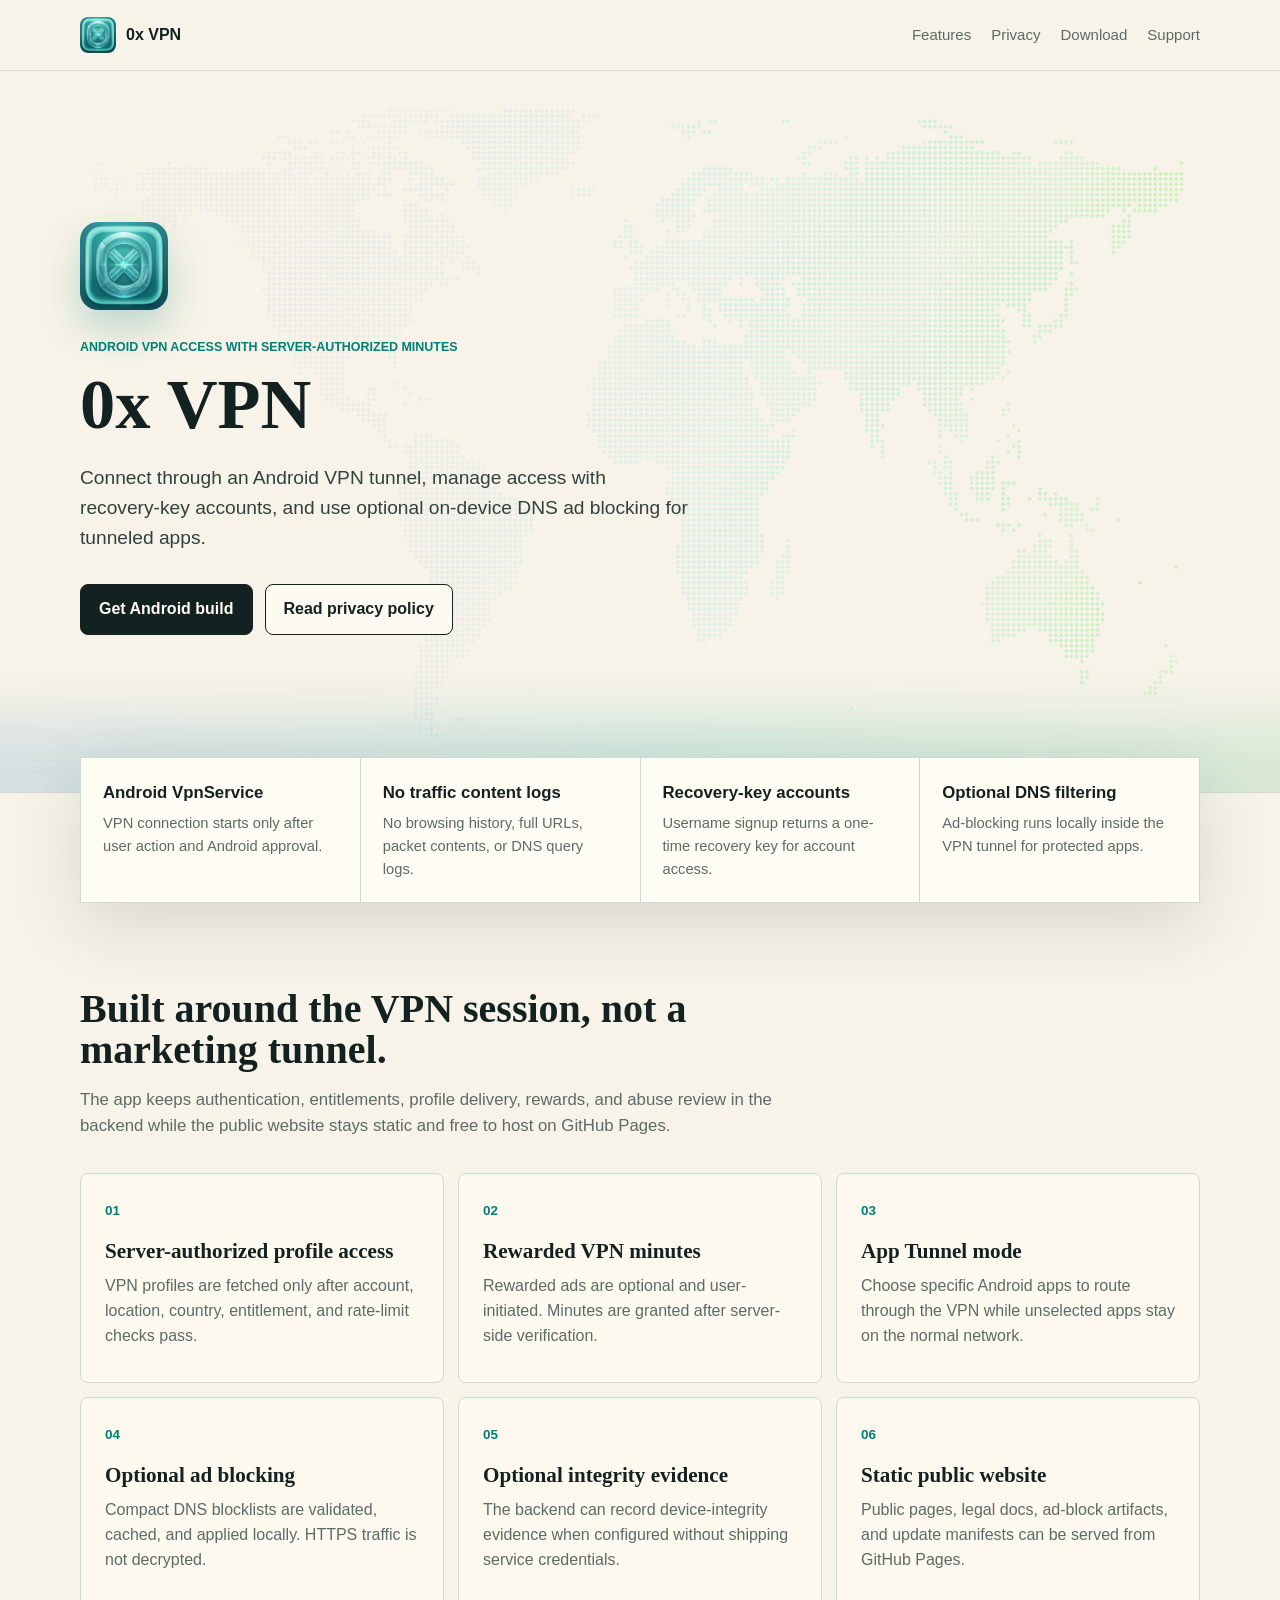
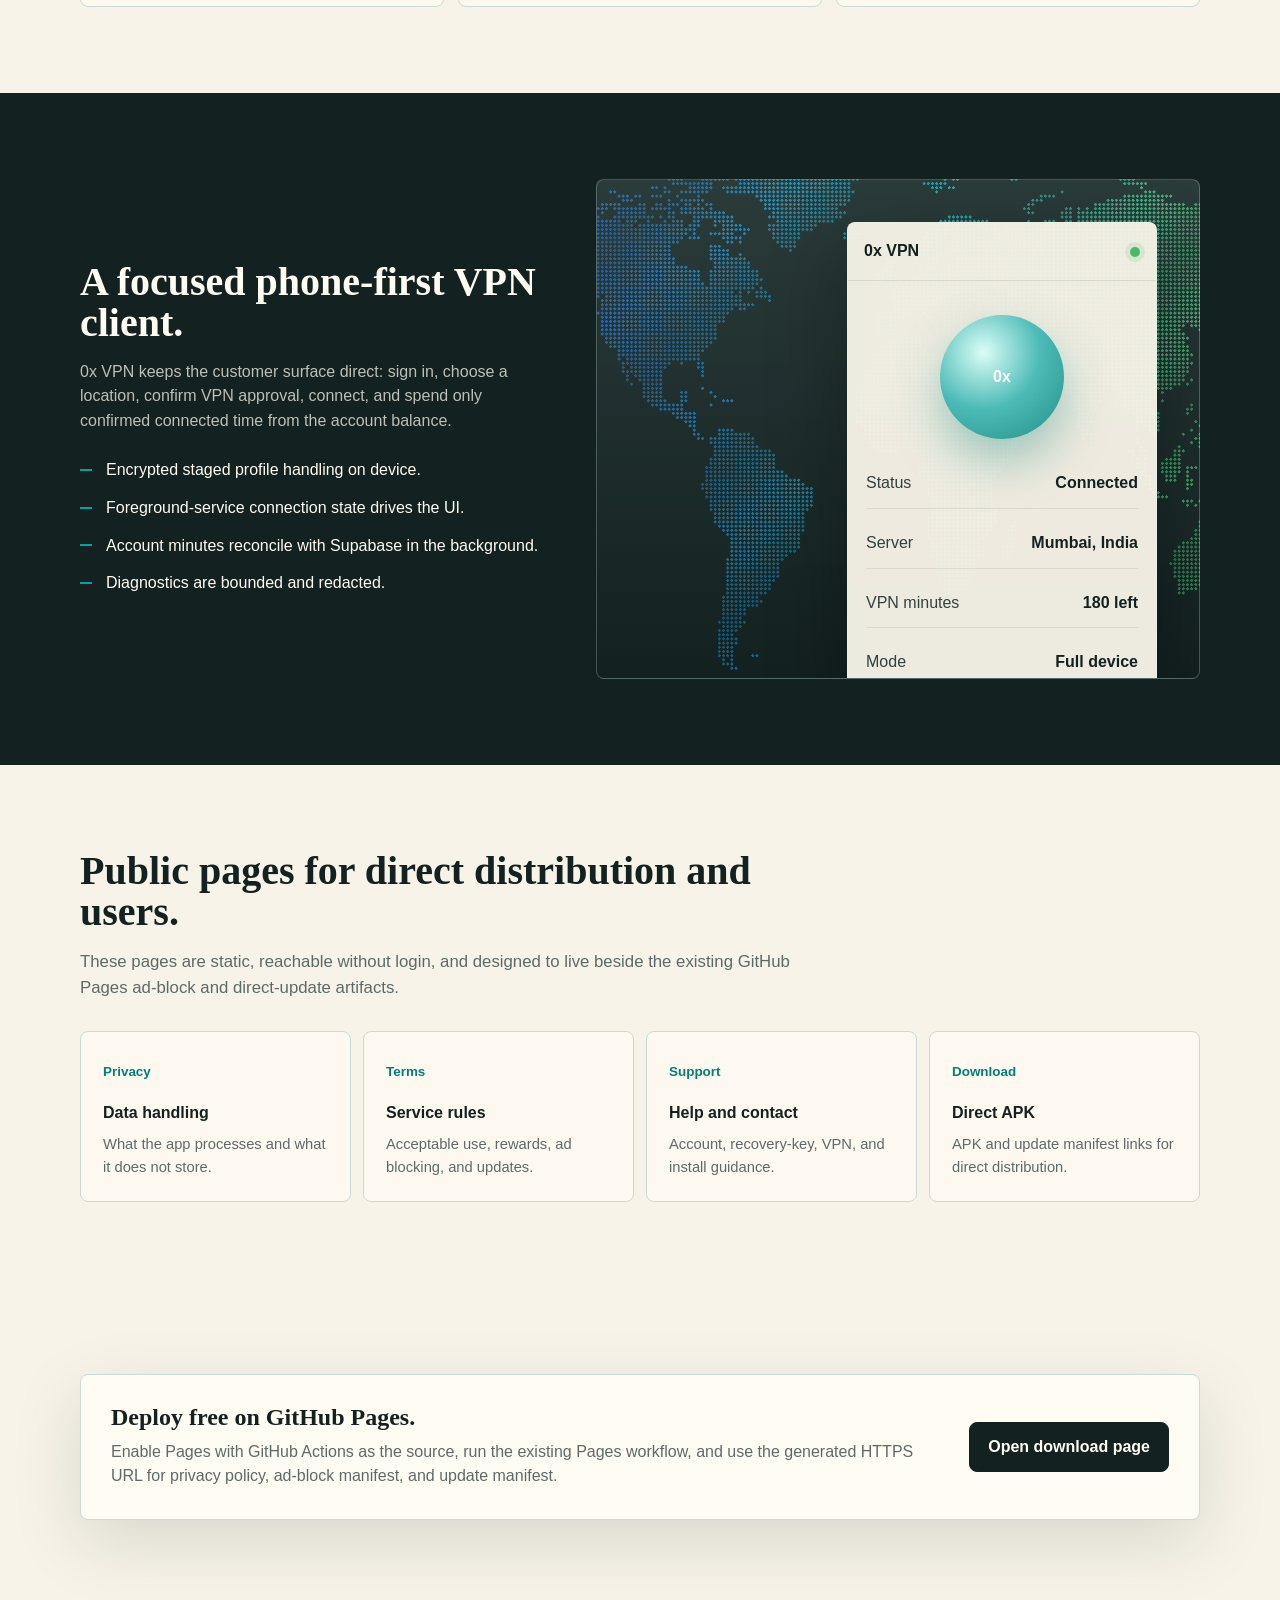
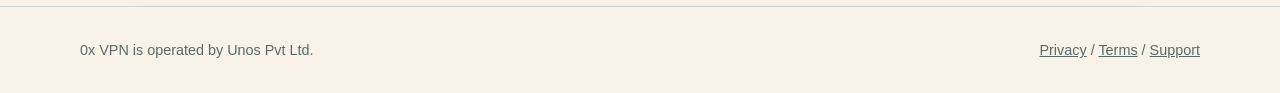
<file: public/index.html>
<!doctype html>
<html lang="en">
  <head>
    <meta charset="utf-8">
    <meta name="viewport" content="width=device-width, initial-scale=1">
    <title>0x VPN</title>
    <meta name="description" content="0x VPN is an Android VPN app with recovery-key accounts, rewarded VPN minutes, optional DNS ad blocking, and privacy-conscious service design.">
    <link rel="icon" href="assets/0x-vpn-icon.png">
    <link rel="stylesheet" href="assets/site.css">
  </head>
  <body>
    <div class="site-shell">
      <header class="site-header">
        <nav class="nav" aria-label="Main navigation">
          <a class="brand" href="index.html">
            <img src="assets/0x-vpn-icon.png" alt="" width="36" height="36">
            <span>0x VPN</span>
          </a>
          <div class="nav-links">
            <a href="#features">Features</a>
            <a href="#privacy">Privacy</a>
            <a href="download.html">Download</a>
            <a href="support.html">Support</a>
          </div>
        </nav>
      </header>

      <main>
        <section class="hero">
          <div class="hero-inner">
            <img class="product-mark" src="assets/0x-vpn-icon.png" alt="0x VPN app icon" width="88" height="88">
            <p class="eyebrow">Android VPN access with server-authorized minutes</p>
            <h1>0x VPN</h1>
            <p class="hero-copy">
              Connect through an Android VPN tunnel, manage access with recovery-key accounts,
              and use optional on-device DNS ad blocking for tunneled apps.
            </p>
            <div class="hero-actions" aria-label="Primary actions">
              <a class="button primary" href="download.html">Get Android build</a>
              <a class="button secondary" href="privacy.html">Read privacy policy</a>
            </div>
          </div>
        </section>

        <div class="hero-proof" aria-label="Service highlights">
          <div class="proof-item">
            <strong>Android VpnService</strong>
            <span>VPN connection starts only after user action and Android approval.</span>
          </div>
          <div class="proof-item">
            <strong>No traffic content logs</strong>
            <span>No browsing history, full URLs, packet contents, or DNS query logs.</span>
          </div>
          <div class="proof-item">
            <strong>Recovery-key accounts</strong>
            <span>Username signup returns a one-time recovery key for account access.</span>
          </div>
          <div class="proof-item">
            <strong>Optional DNS filtering</strong>
            <span>Ad-blocking runs locally inside the VPN tunnel for protected apps.</span>
          </div>
        </div>

        <section class="section" id="features">
          <div class="section-heading">
            <h2>Built around the VPN session, not a marketing tunnel.</h2>
            <p>
              The app keeps authentication, entitlements, profile delivery, rewards, and abuse review in
              the backend while the public website stays static and free to host on GitHub Pages.
            </p>
          </div>
          <div class="feature-grid">
            <article class="feature">
              <span class="number">01</span>
              <h3>Server-authorized profile access</h3>
              <p>VPN profiles are fetched only after account, location, country, entitlement, and rate-limit checks pass.</p>
            </article>
            <article class="feature">
              <span class="number">02</span>
              <h3>Rewarded VPN minutes</h3>
              <p>Rewarded ads are optional and user-initiated. Minutes are granted after server-side verification.</p>
            </article>
            <article class="feature">
              <span class="number">03</span>
              <h3>App Tunnel mode</h3>
              <p>Choose specific Android apps to route through the VPN while unselected apps stay on the normal network.</p>
            </article>
            <article class="feature">
              <span class="number">04</span>
              <h3>Optional ad blocking</h3>
              <p>Compact DNS blocklists are validated, cached, and applied locally. HTTPS traffic is not decrypted.</p>
            </article>
            <article class="feature">
              <span class="number">05</span>
              <h3>Optional integrity evidence</h3>
              <p>The backend can record device-integrity evidence when configured without shipping service credentials.</p>
            </article>
            <article class="feature">
              <span class="number">06</span>
              <h3>Static public website</h3>
              <p>Public pages, legal docs, ad-block artifacts, and update manifests can be served from GitHub Pages.</p>
            </article>
          </div>
        </section>

        <section class="wide-band" aria-label="App preview">
          <div class="section">
            <div class="dark-copy">
              <h2>A focused phone-first VPN client.</h2>
              <p>
                0x VPN keeps the customer surface direct: sign in, choose a location, confirm VPN approval,
                connect, and spend only confirmed connected time from the account balance.
              </p>
              <ul class="check-list">
                <li>Encrypted staged profile handling on device.</li>
                <li>Foreground-service connection state drives the UI.</li>
                <li>Account minutes reconcile with Supabase in the background.</li>
                <li>Diagnostics are bounded and redacted.</li>
              </ul>
            </div>
            <div class="app-visual" aria-label="0x VPN phone interface illustration">
              <div class="phone">
                <div class="phone-top">
                  <strong>0x VPN</strong>
                  <span class="status-dot" aria-label="Connected status"></span>
                </div>
                <div class="orb">0x</div>
                <div class="phone-row"><span>Status</span><strong>Connected</strong></div>
                <div class="phone-row"><span>Server</span><strong>Mumbai, India</strong></div>
                <div class="phone-row"><span>VPN minutes</span><strong>180 left</strong></div>
                <div class="phone-row"><span>Mode</span><strong>Full device</strong></div>
              </div>
            </div>
          </div>
        </section>

        <section class="section" id="privacy">
          <div class="section-heading">
            <h2>Public pages for direct distribution and users.</h2>
            <p>
              These pages are static, reachable without login, and designed to live beside the existing
              GitHub Pages ad-block and direct-update artifacts.
            </p>
          </div>
          <div class="policy-grid">
            <a class="policy-link" href="privacy.html">
              <span class="number">Privacy</span>
              <strong>Data handling</strong>
              <span>What the app processes and what it does not store.</span>
            </a>
            <a class="policy-link" href="terms.html">
              <span class="number">Terms</span>
              <strong>Service rules</strong>
              <span>Acceptable use, rewards, ad blocking, and updates.</span>
            </a>
            <a class="policy-link" href="support.html">
              <span class="number">Support</span>
              <strong>Help and contact</strong>
              <span>Account, recovery-key, VPN, and install guidance.</span>
            </a>
            <a class="policy-link" href="download.html">
              <span class="number">Download</span>
              <strong>Direct APK</strong>
              <span>APK and update manifest links for direct distribution.</span>
            </a>
          </div>
        </section>

        <section class="section">
          <div class="download-panel">
            <div>
              <h2>Deploy free on GitHub Pages.</h2>
              <p>
                Enable Pages with GitHub Actions as the source, run the existing Pages workflow,
                and use the generated HTTPS URL for privacy policy, ad-block manifest, and update manifest.
              </p>
            </div>
            <a class="button primary" href="download.html">Open download page</a>
          </div>
        </section>
      </main>

      <footer class="site-footer">
        <div class="footer-inner">
          <span>0x VPN is operated by Unos Pvt Ltd.</span>
          <span><a href="privacy.html">Privacy</a> / <a href="terms.html">Terms</a> / <a href="support.html">Support</a></span>
        </div>
      </footer>
    </div>
  </body>
</html>
</file>
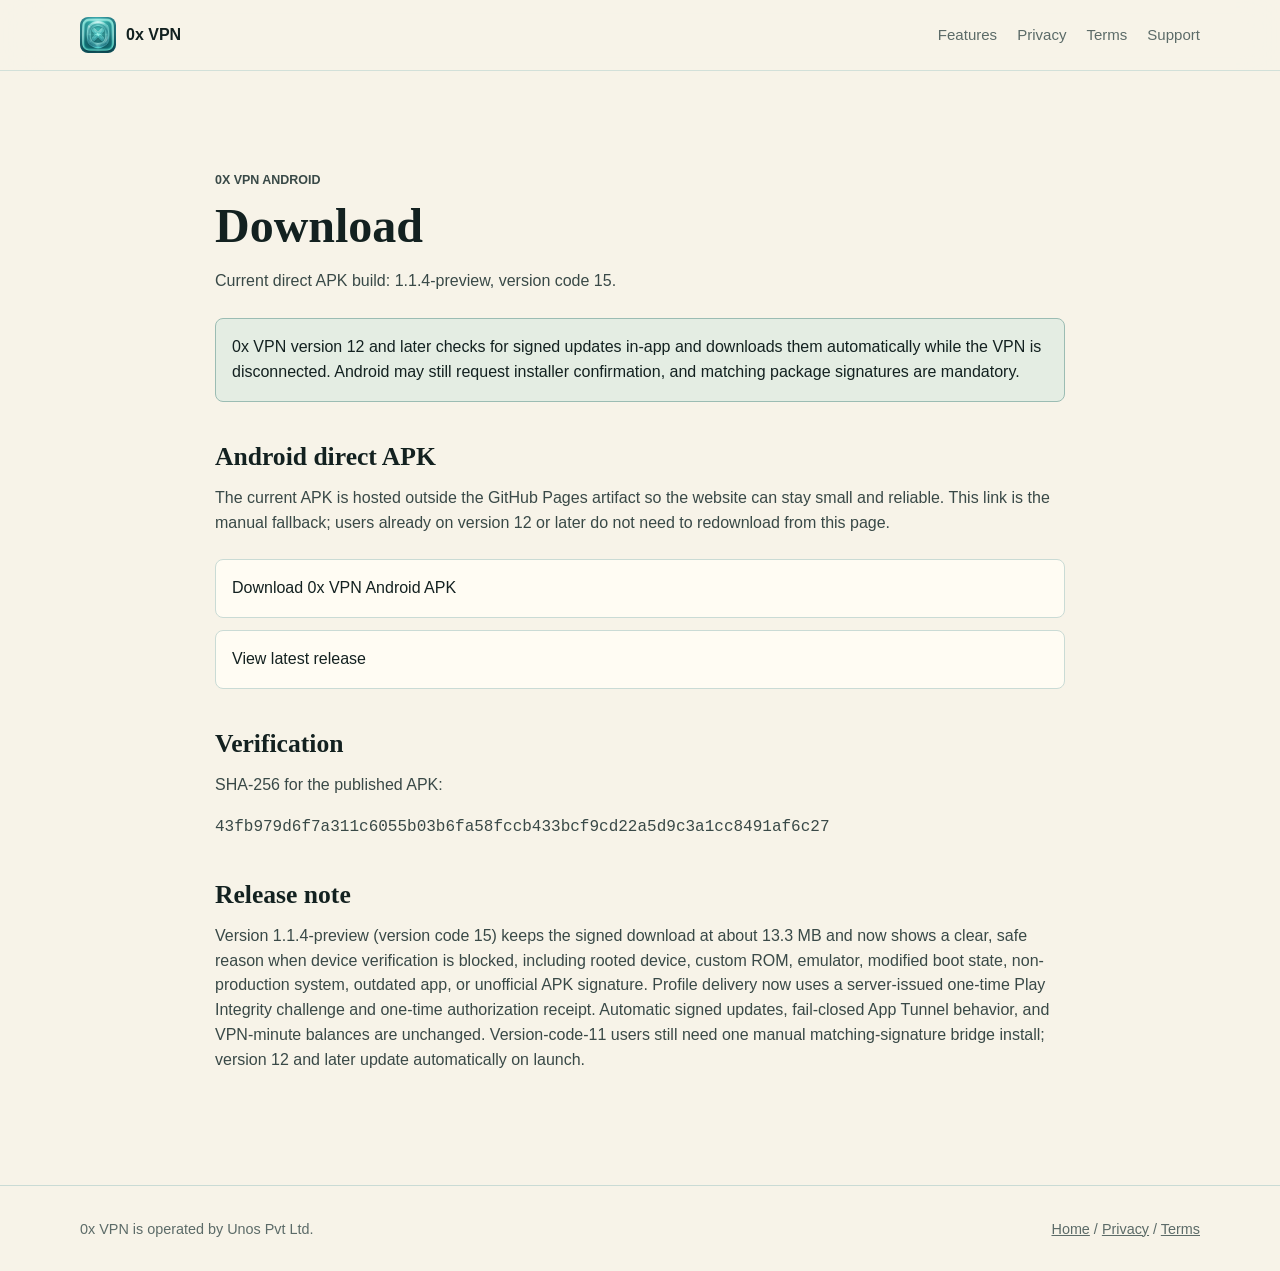
<file: public/download.html>
<!doctype html>
<html lang="en">
  <head>
    <meta charset="utf-8">
    <meta name="viewport" content="width=device-width, initial-scale=1">
    <title>Download | 0x VPN</title>
    <meta name="description" content="Download and update information for 0x VPN.">
    <link rel="icon" href="assets/0x-vpn-icon.png">
    <link rel="stylesheet" href="assets/site.css">
  </head>
  <body>
    <header class="site-header">
      <nav class="nav" aria-label="Main navigation">
        <a class="brand" href="index.html">
          <img src="assets/0x-vpn-icon.png" alt="" width="36" height="36">
          <span>0x VPN</span>
        </a>
        <div class="nav-links">
          <a href="index.html#features">Features</a>
          <a href="privacy.html">Privacy</a>
          <a href="terms.html">Terms</a>
          <a href="support.html">Support</a>
        </div>
      </nav>
    </header>

    <main class="legal-page">
      <p class="eyebrow">0x VPN Android</p>
      <h1>Download</h1>
      <p class="legal-meta">Current direct APK build: 1.1.4-preview, version code 15.</p>

      <div class="notice">
        0x VPN version 12 and later checks for signed updates in-app and downloads them automatically while the VPN is
        disconnected. Android may still request installer confirmation, and matching package signatures are mandatory.
      </div>

      <h2>Android direct APK</h2>
      <p>
        The current APK is hosted outside the GitHub Pages artifact so the website can stay small and reliable.
        This link is the manual fallback; users already on version 12 or later do not need to redownload from this page.
      </p>
      <div class="simple-list">
        <a href="https://github.com/0x-vpn/adblocker/releases/latest/download/0x-VPN-v1.1.apk">Download 0x VPN Android APK</a>
        <a href="https://github.com/0x-vpn/adblocker/releases/latest">View latest release</a>
      </div>

      <h2>Verification</h2>
      <p>
        SHA-256 for the published APK:
      </p>
      <p><code>43fb979d6f7a311c6055b03b6fa58fccb433bcf9cd22a5d9c3a1cc8491af6c27</code></p>

      <h2>Release note</h2>
      <p>
        Version 1.1.4-preview (version code 15) keeps the signed download at about 13.3 MB and now shows a clear,
        safe reason when device verification is blocked, including rooted device, custom ROM, emulator, modified boot
        state, non-production system, outdated app, or unofficial APK signature. Profile delivery now uses a
        server-issued one-time Play Integrity challenge and one-time authorization receipt. Automatic signed updates,
        fail-closed App Tunnel behavior, and VPN-minute balances are unchanged. Version-code-11 users still need one
        manual matching-signature bridge install; version 12 and later update automatically on launch.
      </p>
    </main>

    <footer class="site-footer">
      <div class="footer-inner">
        <span>0x VPN is operated by Unos Pvt Ltd.</span>
        <span><a href="index.html">Home</a> / <a href="privacy.html">Privacy</a> / <a href="terms.html">Terms</a></span>
      </div>
    </footer>
  </body>
</html>
</file>
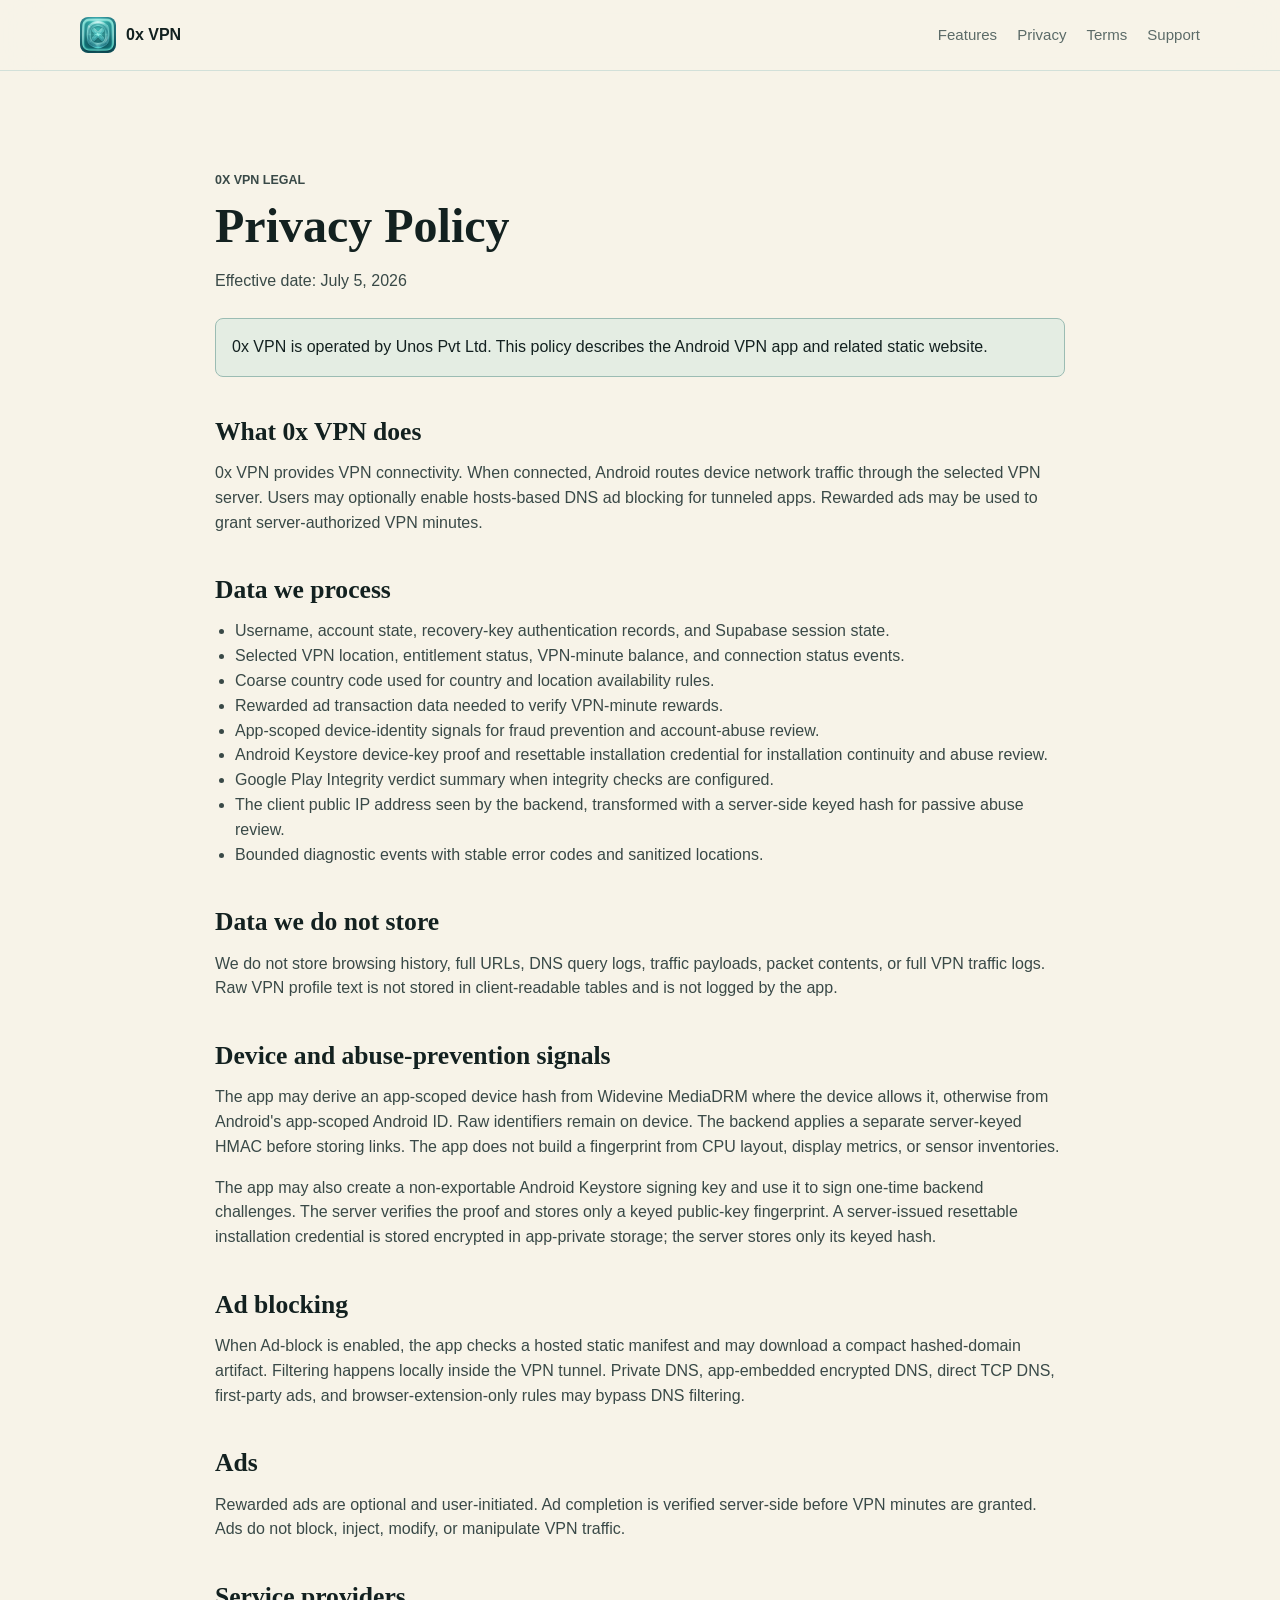
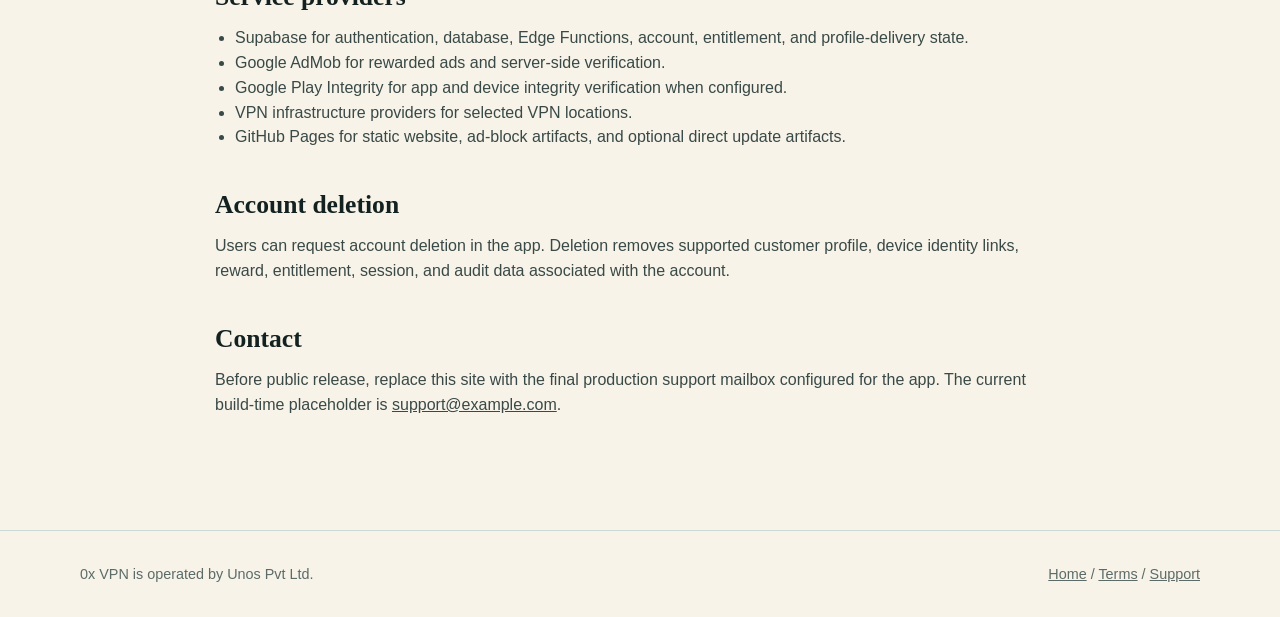
<file: public/privacy.html>
<!doctype html>
<html lang="en">
  <head>
    <meta charset="utf-8">
    <meta name="viewport" content="width=device-width, initial-scale=1">
    <title>Privacy Policy | 0x VPN</title>
    <meta name="description" content="Privacy policy for 0x VPN.">
    <link rel="icon" href="assets/0x-vpn-icon.png">
    <link rel="stylesheet" href="assets/site.css">
  </head>
  <body>
    <header class="site-header">
      <nav class="nav" aria-label="Main navigation">
        <a class="brand" href="index.html">
          <img src="assets/0x-vpn-icon.png" alt="" width="36" height="36">
          <span>0x VPN</span>
        </a>
        <div class="nav-links">
          <a href="index.html#features">Features</a>
          <a href="privacy.html">Privacy</a>
          <a href="terms.html">Terms</a>
          <a href="support.html">Support</a>
        </div>
      </nav>
    </header>

    <main class="legal-page">
      <p class="eyebrow">0x VPN legal</p>
      <h1>Privacy Policy</h1>
      <p class="legal-meta">Effective date: July 5, 2026</p>

      <div class="notice">
        0x VPN is operated by Unos Pvt Ltd. This policy describes the Android VPN app and related static website.
      </div>

      <h2>What 0x VPN does</h2>
      <p>
        0x VPN provides VPN connectivity. When connected, Android routes device network traffic through the selected
        VPN server. Users may optionally enable hosts-based DNS ad blocking for tunneled apps. Rewarded ads may be
        used to grant server-authorized VPN minutes.
      </p>

      <h2>Data we process</h2>
      <ul>
        <li>Username, account state, recovery-key authentication records, and Supabase session state.</li>
        <li>Selected VPN location, entitlement status, VPN-minute balance, and connection status events.</li>
        <li>Coarse country code used for country and location availability rules.</li>
        <li>Rewarded ad transaction data needed to verify VPN-minute rewards.</li>
        <li>App-scoped device-identity signals for fraud prevention and account-abuse review.</li>
        <li>Android Keystore device-key proof and resettable installation credential for installation continuity and abuse review.</li>
        <li>Google Play Integrity verdict summary when integrity checks are configured.</li>
        <li>The client public IP address seen by the backend, transformed with a server-side keyed hash for passive abuse review.</li>
        <li>Bounded diagnostic events with stable error codes and sanitized locations.</li>
      </ul>

      <h2>Data we do not store</h2>
      <p>
        We do not store browsing history, full URLs, DNS query logs, traffic payloads, packet contents, or full VPN
        traffic logs. Raw VPN profile text is not stored in client-readable tables and is not logged by the app.
      </p>

      <h2>Device and abuse-prevention signals</h2>
      <p>
        The app may derive an app-scoped device hash from Widevine MediaDRM where the device allows it, otherwise from
        Android's app-scoped Android ID. Raw identifiers remain on device. The backend applies a separate server-keyed
        HMAC before storing links. The app does not build a fingerprint from CPU layout, display metrics, or sensor
        inventories.
      </p>
      <p>
        The app may also create a non-exportable Android Keystore signing key and use it to sign one-time backend
        challenges. The server verifies the proof and stores only a keyed public-key fingerprint. A server-issued
        resettable installation credential is stored encrypted in app-private storage; the server stores only its keyed
        hash.
      </p>

      <h2>Ad blocking</h2>
      <p>
        When Ad-block is enabled, the app checks a hosted static manifest and may download a compact hashed-domain
        artifact. Filtering happens locally inside the VPN tunnel. Private DNS, app-embedded encrypted DNS, direct TCP
        DNS, first-party ads, and browser-extension-only rules may bypass DNS filtering.
      </p>

      <h2>Ads</h2>
      <p>
        Rewarded ads are optional and user-initiated. Ad completion is verified server-side before VPN minutes are
        granted. Ads do not block, inject, modify, or manipulate VPN traffic.
      </p>

      <h2>Service providers</h2>
      <ul>
        <li>Supabase for authentication, database, Edge Functions, account, entitlement, and profile-delivery state.</li>
        <li>Google AdMob for rewarded ads and server-side verification.</li>
        <li>Google Play Integrity for app and device integrity verification when configured.</li>
        <li>VPN infrastructure providers for selected VPN locations.</li>
        <li>GitHub Pages for static website, ad-block artifacts, and optional direct update artifacts.</li>
      </ul>

      <h2>Account deletion</h2>
      <p>
        Users can request account deletion in the app. Deletion removes supported customer profile, device identity
        links, reward, entitlement, session, and audit data associated with the account.
      </p>

      <h2>Contact</h2>
      <p>
        Before public release, replace this site with the final production support mailbox configured for the app.
        The current build-time placeholder is <a href="mailto:support@example.com">support@example.com</a>.
      </p>
    </main>

    <footer class="site-footer">
      <div class="footer-inner">
        <span>0x VPN is operated by Unos Pvt Ltd.</span>
        <span><a href="index.html">Home</a> / <a href="terms.html">Terms</a> / <a href="support.html">Support</a></span>
      </div>
    </footer>
  </body>
</html>
</file>
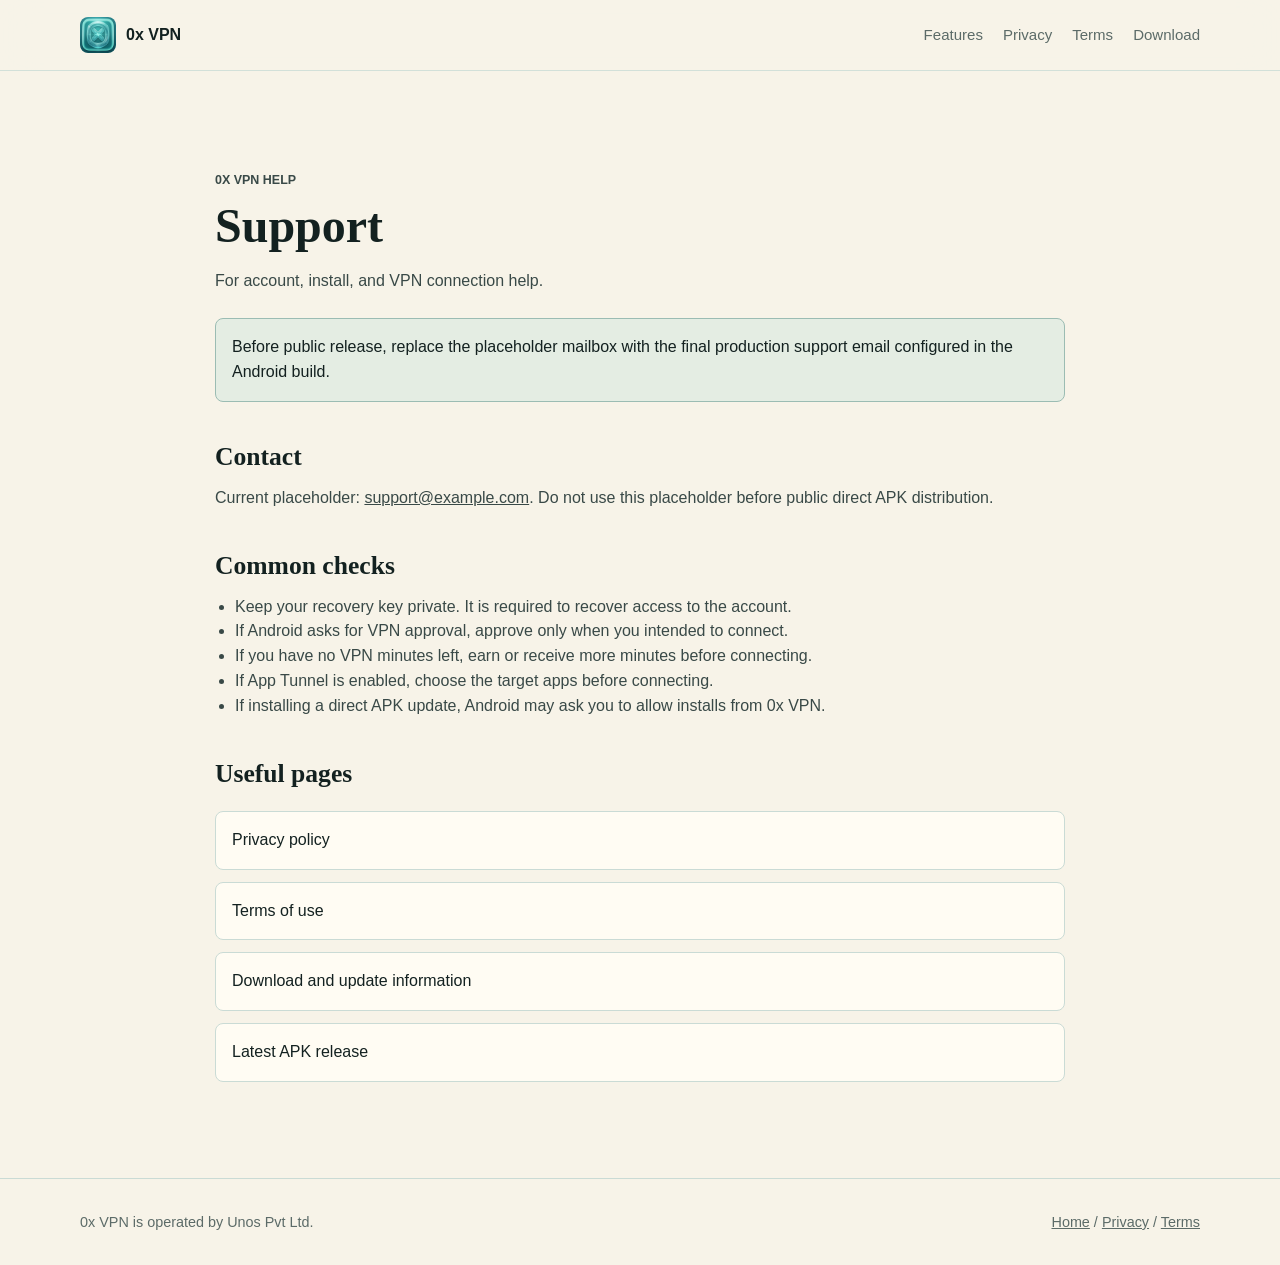
<file: public/support.html>
<!doctype html>
<html lang="en">
  <head>
    <meta charset="utf-8">
    <meta name="viewport" content="width=device-width, initial-scale=1">
    <title>Support | 0x VPN</title>
    <meta name="description" content="Support information for 0x VPN.">
    <link rel="icon" href="assets/0x-vpn-icon.png">
    <link rel="stylesheet" href="assets/site.css">
  </head>
  <body>
    <header class="site-header">
      <nav class="nav" aria-label="Main navigation">
        <a class="brand" href="index.html">
          <img src="assets/0x-vpn-icon.png" alt="" width="36" height="36">
          <span>0x VPN</span>
        </a>
        <div class="nav-links">
          <a href="index.html#features">Features</a>
          <a href="privacy.html">Privacy</a>
          <a href="terms.html">Terms</a>
          <a href="download.html">Download</a>
        </div>
      </nav>
    </header>

    <main class="legal-page">
      <p class="eyebrow">0x VPN help</p>
      <h1>Support</h1>
      <p class="legal-meta">For account, install, and VPN connection help.</p>

      <div class="notice">
        Before public release, replace the placeholder mailbox with the final production support email configured in
        the Android build.
      </div>

      <h2>Contact</h2>
      <p>
        Current placeholder: <a href="mailto:support@example.com">support@example.com</a>. Do not use this placeholder
        before public direct APK distribution.
      </p>

      <h2>Common checks</h2>
      <ul>
        <li>Keep your recovery key private. It is required to recover access to the account.</li>
        <li>If Android asks for VPN approval, approve only when you intended to connect.</li>
        <li>If you have no VPN minutes left, earn or receive more minutes before connecting.</li>
        <li>If App Tunnel is enabled, choose the target apps before connecting.</li>
        <li>If installing a direct APK update, Android may ask you to allow installs from 0x VPN.</li>
      </ul>

      <h2>Useful pages</h2>
      <div class="simple-list">
        <a href="privacy.html">Privacy policy</a>
        <a href="terms.html">Terms of use</a>
        <a href="download.html">Download and update information</a>
        <a href="https://github.com/0x-vpn/adblocker/releases/latest">Latest APK release</a>
      </div>
    </main>

    <footer class="site-footer">
      <div class="footer-inner">
        <span>0x VPN is operated by Unos Pvt Ltd.</span>
        <span><a href="index.html">Home</a> / <a href="privacy.html">Privacy</a> / <a href="terms.html">Terms</a></span>
      </div>
    </footer>
  </body>
</html>
</file>
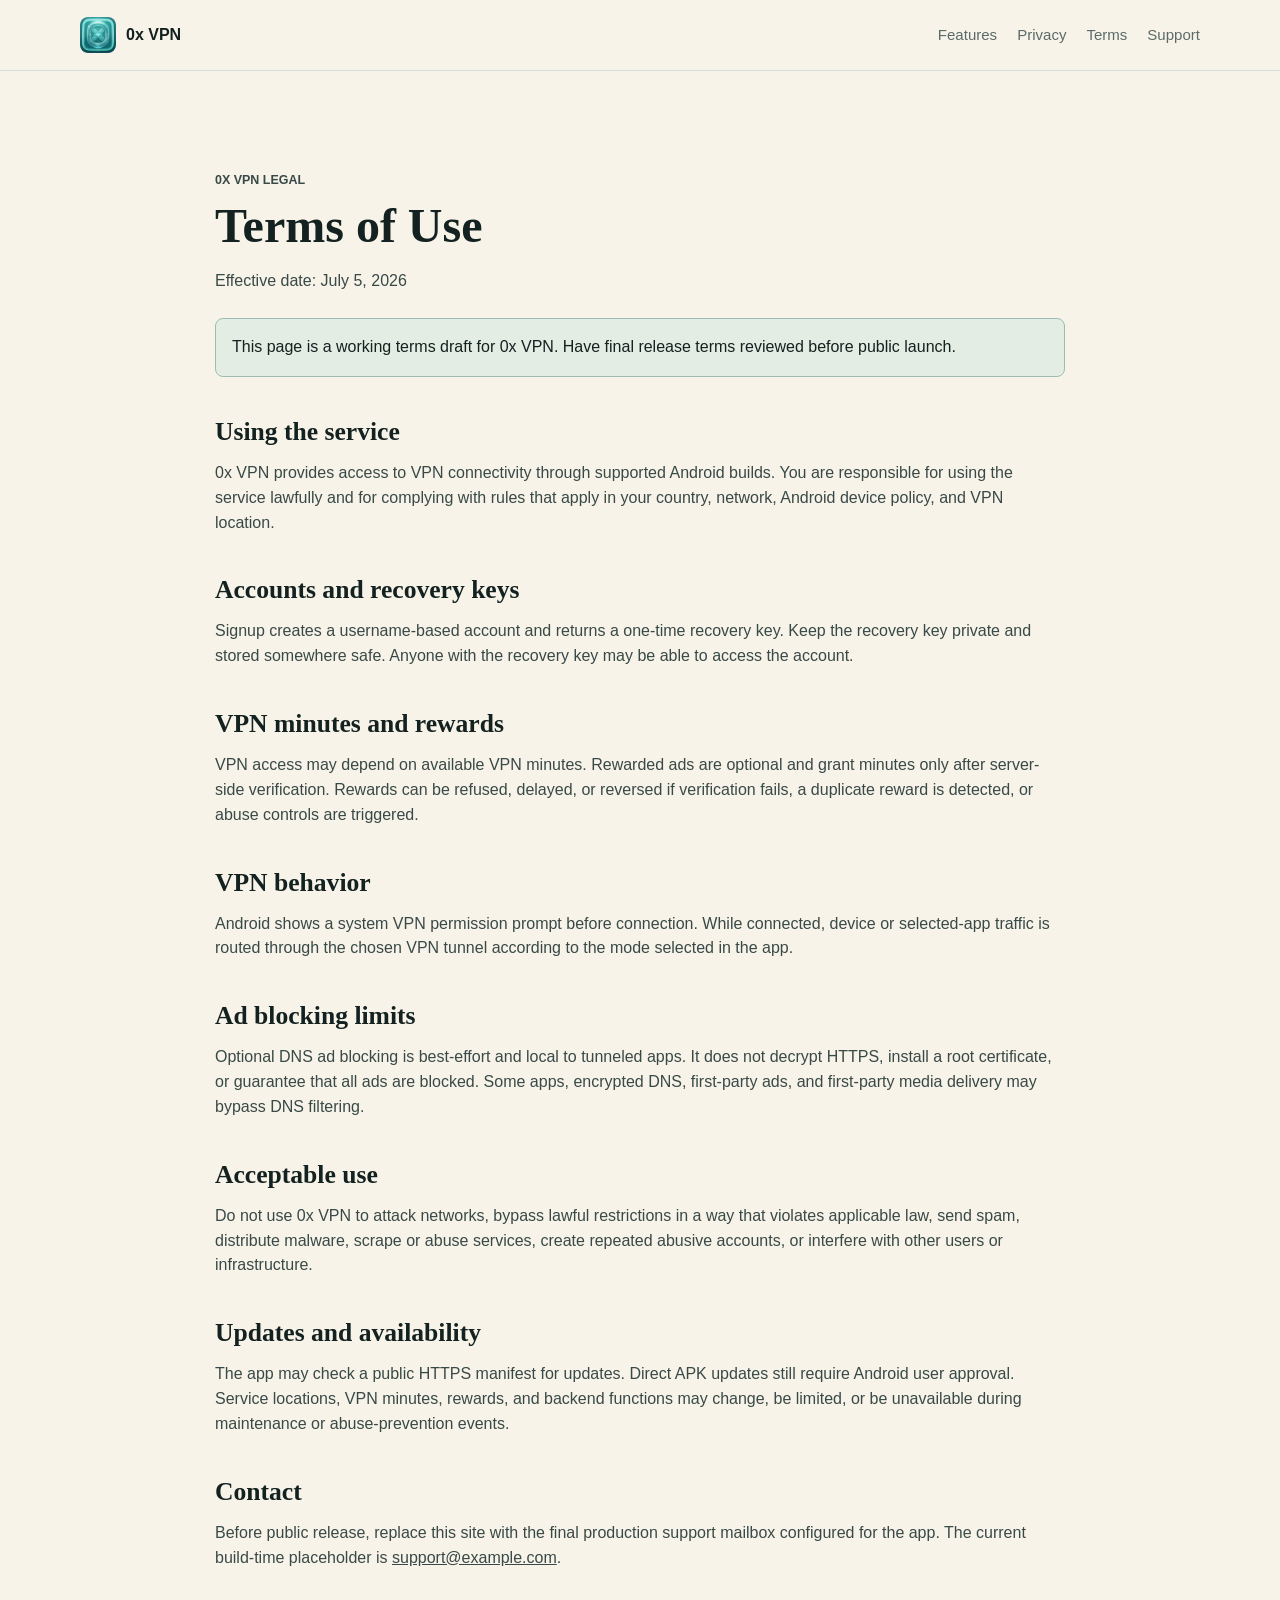
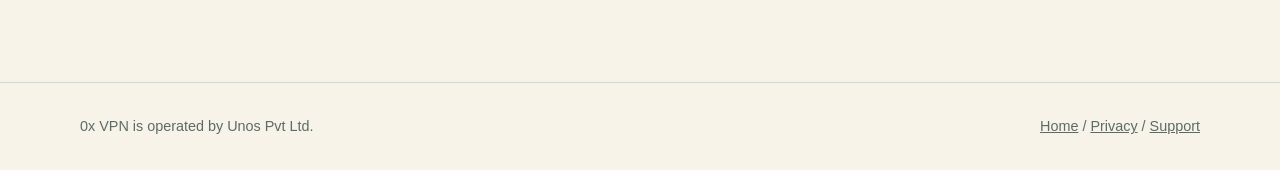
<file: public/terms.html>
<!doctype html>
<html lang="en">
  <head>
    <meta charset="utf-8">
    <meta name="viewport" content="width=device-width, initial-scale=1">
    <title>Terms | 0x VPN</title>
    <meta name="description" content="Terms for using 0x VPN.">
    <link rel="icon" href="assets/0x-vpn-icon.png">
    <link rel="stylesheet" href="assets/site.css">
  </head>
  <body>
    <header class="site-header">
      <nav class="nav" aria-label="Main navigation">
        <a class="brand" href="index.html">
          <img src="assets/0x-vpn-icon.png" alt="" width="36" height="36">
          <span>0x VPN</span>
        </a>
        <div class="nav-links">
          <a href="index.html#features">Features</a>
          <a href="privacy.html">Privacy</a>
          <a href="terms.html">Terms</a>
          <a href="support.html">Support</a>
        </div>
      </nav>
    </header>

    <main class="legal-page">
      <p class="eyebrow">0x VPN legal</p>
      <h1>Terms of Use</h1>
      <p class="legal-meta">Effective date: July 5, 2026</p>

      <div class="notice">
        This page is a working terms draft for 0x VPN. Have final release terms reviewed before public launch.
      </div>

      <h2>Using the service</h2>
      <p>
        0x VPN provides access to VPN connectivity through supported Android builds. You are responsible for using the
        service lawfully and for complying with rules that apply in your country, network, Android device policy, and VPN location.
      </p>

      <h2>Accounts and recovery keys</h2>
      <p>
        Signup creates a username-based account and returns a one-time recovery key. Keep the recovery key private and
        stored somewhere safe. Anyone with the recovery key may be able to access the account.
      </p>

      <h2>VPN minutes and rewards</h2>
      <p>
        VPN access may depend on available VPN minutes. Rewarded ads are optional and grant minutes only after
        server-side verification. Rewards can be refused, delayed, or reversed if verification fails, a duplicate reward
        is detected, or abuse controls are triggered.
      </p>

      <h2>VPN behavior</h2>
      <p>
        Android shows a system VPN permission prompt before connection. While connected, device or selected-app traffic
        is routed through the chosen VPN tunnel according to the mode selected in the app.
      </p>

      <h2>Ad blocking limits</h2>
      <p>
        Optional DNS ad blocking is best-effort and local to tunneled apps. It does not decrypt HTTPS, install a root
        certificate, or guarantee that all ads are blocked. Some apps, encrypted DNS, first-party ads, and first-party
        media delivery may bypass DNS filtering.
      </p>

      <h2>Acceptable use</h2>
      <p>
        Do not use 0x VPN to attack networks, bypass lawful restrictions in a way that violates applicable law, send
        spam, distribute malware, scrape or abuse services, create repeated abusive accounts, or interfere with other
        users or infrastructure.
      </p>

      <h2>Updates and availability</h2>
      <p>
        The app may check a public HTTPS manifest for updates. Direct APK updates still require Android user approval.
        Service locations, VPN minutes, rewards, and backend functions may change, be limited, or be unavailable during
        maintenance or abuse-prevention events.
      </p>

      <h2>Contact</h2>
      <p>
        Before public release, replace this site with the final production support mailbox configured for the app.
        The current build-time placeholder is <a href="mailto:support@example.com">support@example.com</a>.
      </p>
    </main>

    <footer class="site-footer">
      <div class="footer-inner">
        <span>0x VPN is operated by Unos Pvt Ltd.</span>
        <span><a href="index.html">Home</a> / <a href="privacy.html">Privacy</a> / <a href="support.html">Support</a></span>
      </div>
    </footer>
  </body>
</html>
</file>
<file: public/assets/site.css>
:root {
  color-scheme: light;
  --paper: #f7f3e8;
  --paper-strong: #fffcf3;
  --ink: #132120;
  --muted: #5c6b68;
  --line: #cadbd5;
  --line-strong: #9bbcb3;
  --teal: #007f78;
  --teal-bright: #00a3a3;
  --green: #49b86b;
  --amber: #d89a38;
  --blue: #246cbd;
  --panel: rgba(255, 252, 243, 0.9);
  --shadow: 0 22px 70px rgba(19, 33, 32, 0.13);
  --max: 1120px;
}

* {
  box-sizing: border-box;
}

html {
  scroll-behavior: smooth;
}

body {
  margin: 0;
  background: var(--paper);
  color: var(--ink);
  font-family: "Aptos", "Segoe UI", sans-serif;
  font-size: 16px;
  line-height: 1.55;
}

img {
  max-width: 100%;
  display: block;
}

a {
  color: inherit;
}

.site-shell {
  min-height: 100vh;
  overflow-x: hidden;
}

.site-header {
  position: sticky;
  top: 0;
  z-index: 20;
  background: rgba(247, 243, 232, 0.9);
  border-bottom: 1px solid rgba(202, 219, 213, 0.8);
  backdrop-filter: blur(18px);
}

.nav {
  width: min(var(--max), calc(100% - 32px));
  min-height: 70px;
  margin: 0 auto;
  display: flex;
  align-items: center;
  justify-content: space-between;
  gap: 24px;
}

.brand {
  display: inline-flex;
  align-items: center;
  gap: 10px;
  text-decoration: none;
  font-weight: 800;
  font-size: 1rem;
}

.brand img {
  width: 36px;
  height: 36px;
  border-radius: 8px;
}

.nav-links {
  display: flex;
  align-items: center;
  gap: 20px;
  color: var(--muted);
  font-size: 0.94rem;
}

.nav-links a {
  text-decoration: none;
}

.nav-links a:hover {
  color: var(--ink);
}

.hero {
  position: relative;
  min-height: calc(88vh - 70px);
  display: grid;
  align-items: center;
  isolation: isolate;
  overflow: hidden;
  border-bottom: 1px solid var(--line);
}

.hero::before {
  content: "";
  position: absolute;
  inset: 0;
  z-index: -2;
  background:
    linear-gradient(90deg, rgba(247, 243, 232, 0.95) 0%, rgba(247, 243, 232, 0.86) 45%, rgba(247, 243, 232, 0.5) 100%),
    url("world-dotted-atlas.png") center 44% / 1180px auto no-repeat;
}

.hero::after {
  content: "";
  position: absolute;
  inset: auto -10% -36% -10%;
  height: 46%;
  z-index: -1;
  background: linear-gradient(90deg, rgba(36, 108, 189, 0.16), rgba(0, 163, 163, 0.2), rgba(73, 184, 107, 0.18));
  filter: blur(30px);
  opacity: 0.9;
}

.hero-inner {
  width: min(var(--max), calc(100% - 32px));
  margin: 0 auto;
  padding: 56px 0 62px;
}

.product-mark {
  width: 88px;
  height: 88px;
  border-radius: 18px;
  box-shadow: 0 18px 38px rgba(0, 127, 120, 0.24);
}

.eyebrow {
  margin: 28px 0 12px;
  color: var(--teal);
  font-size: 0.78rem;
  font-weight: 800;
  text-transform: uppercase;
  letter-spacing: 0;
}

h1,
h2,
h3 {
  margin: 0;
  font-family: "Georgia", "Times New Roman", serif;
  letter-spacing: 0;
  line-height: 1.02;
}

h1 {
  max-width: 720px;
  font-size: 4.4rem;
  font-weight: 700;
}

.hero-copy {
  max-width: 610px;
  margin: 22px 0 0;
  color: #31413f;
  font-size: 1.2rem;
}

.hero-actions {
  margin-top: 32px;
  display: flex;
  flex-wrap: wrap;
  gap: 12px;
}

.button {
  min-height: 48px;
  display: inline-flex;
  align-items: center;
  justify-content: center;
  gap: 10px;
  padding: 12px 18px;
  border: 1px solid var(--ink);
  border-radius: 8px;
  text-decoration: none;
  font-weight: 800;
  transition: transform 160ms ease, box-shadow 160ms ease, background 160ms ease;
}

.button:hover {
  transform: translateY(-1px);
  box-shadow: 0 10px 24px rgba(19, 33, 32, 0.14);
}

.button.primary {
  background: var(--ink);
  color: var(--paper-strong);
}

.button.secondary {
  background: rgba(255, 252, 243, 0.82);
}

.hero-proof {
  width: min(var(--max), calc(100% - 32px));
  margin: -36px auto 0;
  position: relative;
  z-index: 2;
  display: grid;
  grid-template-columns: repeat(4, 1fr);
  gap: 1px;
  border: 1px solid var(--line);
  background: var(--line);
  box-shadow: var(--shadow);
}

.proof-item {
  min-height: 116px;
  padding: 22px;
  background: var(--paper-strong);
}

.proof-item strong {
  display: block;
  font-size: 1.05rem;
}

.proof-item span {
  display: block;
  margin-top: 6px;
  color: var(--muted);
  font-size: 0.92rem;
}

.section {
  width: min(var(--max), calc(100% - 32px));
  margin: 0 auto;
  padding: 86px 0;
}

.section-heading {
  max-width: 720px;
}

.section-heading h2 {
  font-size: 2.5rem;
}

.section-heading p {
  margin: 16px 0 0;
  color: var(--muted);
  font-size: 1.05rem;
}

.feature-grid {
  margin-top: 34px;
  display: grid;
  grid-template-columns: repeat(3, 1fr);
  gap: 14px;
}

.feature {
  min-height: 210px;
  padding: 24px;
  border: 1px solid var(--line);
  border-radius: 8px;
  background: rgba(255, 252, 243, 0.72);
}

.feature .number,
.policy-link .number {
  color: var(--teal);
  font-weight: 900;
  font-size: 0.84rem;
}

.feature h3 {
  margin-top: 18px;
  font-size: 1.32rem;
}

.feature p {
  margin: 12px 0 0;
  color: var(--muted);
}

.wide-band {
  background: #132120;
  color: var(--paper-strong);
  border: 0;
}

.wide-band .section {
  display: grid;
  grid-template-columns: 0.88fr 1.12fr;
  gap: 42px;
  align-items: center;
}

.app-visual {
  position: relative;
  min-height: 500px;
  border: 1px solid rgba(217, 255, 249, 0.24);
  border-radius: 8px;
  overflow: hidden;
  background:
    linear-gradient(180deg, rgba(217, 255, 249, 0.12), rgba(19, 33, 32, 0.2)),
    url("world-dotted-atlas.png") center / 940px auto no-repeat;
}

.phone {
  position: absolute;
  right: 42px;
  top: 42px;
  width: min(310px, calc(100% - 84px));
  min-height: 415px;
  border: 1px solid rgba(217, 255, 249, 0.3);
  border-radius: 8px;
  background: rgba(247, 243, 232, 0.96);
  color: var(--ink);
  box-shadow: 0 30px 80px rgba(0, 0, 0, 0.32);
}

.phone-top {
  display: flex;
  align-items: center;
  justify-content: space-between;
  padding: 16px;
  border-bottom: 1px solid rgba(19, 33, 32, 0.1);
}

.status-dot {
  width: 10px;
  height: 10px;
  border-radius: 999px;
  background: var(--green);
  box-shadow: 0 0 0 5px rgba(73, 184, 107, 0.15);
}

.orb {
  width: 124px;
  height: 124px;
  margin: 34px auto 20px;
  border-radius: 999px;
  display: grid;
  place-items: center;
  color: #ffffff;
  font-weight: 900;
  background: radial-gradient(circle at 35% 30%, rgba(217, 255, 249, 0.9), rgba(0, 163, 163, 0.68) 48%, rgba(0, 127, 120, 0.86));
  box-shadow: 0 22px 48px rgba(0, 127, 120, 0.35);
}

.phone-row {
  margin: 10px 18px;
  padding: 12px 0;
  display: flex;
  align-items: center;
  justify-content: space-between;
  border-bottom: 1px solid rgba(19, 33, 32, 0.08);
  color: #31413f;
}

.phone-row strong {
  color: var(--ink);
}

.dark-copy h2 {
  font-size: 2.5rem;
}

.dark-copy p {
  color: rgba(255, 252, 243, 0.72);
}

.check-list {
  margin: 24px 0 0;
  padding: 0;
  list-style: none;
  display: grid;
  gap: 13px;
}

.check-list li {
  padding-left: 26px;
  position: relative;
}

.check-list li::before {
  content: "";
  position: absolute;
  left: 0;
  top: 0.68em;
  width: 12px;
  height: 2px;
  background: var(--teal-bright);
}

.policy-grid {
  margin-top: 30px;
  display: grid;
  grid-template-columns: repeat(4, 1fr);
  gap: 12px;
}

.policy-link {
  display: block;
  min-height: 150px;
  padding: 22px;
  border: 1px solid var(--line);
  border-radius: 8px;
  background: rgba(255, 252, 243, 0.78);
  text-decoration: none;
}

.policy-link strong {
  display: block;
  margin-top: 18px;
}

.policy-link span {
  display: block;
  margin-top: 8px;
  color: var(--muted);
  font-size: 0.92rem;
}

.download-panel {
  display: grid;
  grid-template-columns: 1fr auto;
  gap: 28px;
  align-items: center;
  padding: 30px;
  border: 1px solid var(--line);
  border-radius: 8px;
  background: var(--paper-strong);
  box-shadow: var(--shadow);
}

.download-panel p {
  margin: 10px 0 0;
  color: var(--muted);
}

.site-footer {
  border-top: 1px solid var(--line);
  padding: 32px 0;
}

.footer-inner {
  width: min(var(--max), calc(100% - 32px));
  margin: 0 auto;
  display: flex;
  justify-content: space-between;
  gap: 24px;
  color: var(--muted);
  font-size: 0.9rem;
}

.legal-page {
  width: min(850px, calc(100% - 32px));
  margin: 0 auto;
  padding: 72px 0 96px;
}

.legal-page h1 {
  font-size: 3rem;
}

.legal-page h2 {
  margin-top: 42px;
  font-size: 1.6rem;
}

.legal-page p,
.legal-page li {
  color: #394947;
}

.legal-page ul {
  padding-left: 20px;
}

.legal-meta {
  margin-top: 18px;
  color: var(--muted);
}

.notice {
  margin-top: 24px;
  padding: 16px;
  border: 1px solid var(--line-strong);
  border-radius: 8px;
  background: rgba(0, 163, 163, 0.08);
}

.simple-list {
  margin-top: 24px;
  display: grid;
  gap: 12px;
}

.simple-list a {
  padding: 16px;
  border: 1px solid var(--line);
  border-radius: 8px;
  background: var(--paper-strong);
  text-decoration: none;
}

@media (max-width: 860px) {
  .nav {
    align-items: flex-start;
    flex-direction: column;
    padding: 14px 0;
    gap: 12px;
  }

  .nav-links {
    width: 100%;
    overflow-x: auto;
    padding-bottom: 4px;
  }

  .hero {
    min-height: auto;
  }

  .hero-inner {
    padding: 46px 0 70px;
  }

  h1 {
    font-size: 3.1rem;
  }

  .hero-proof,
  .feature-grid,
  .policy-grid,
  .wide-band .section,
  .download-panel {
    grid-template-columns: 1fr;
  }

  .hero-proof {
    margin-top: 0;
  }

  .app-visual {
    min-height: 430px;
  }

  .phone {
    right: 24px;
    top: 24px;
    width: calc(100% - 48px);
  }

  .footer-inner {
    flex-direction: column;
  }
}

@media (max-width: 520px) {
  body {
    font-size: 15px;
  }

  h1,
  .legal-page h1 {
    font-size: 2.55rem;
  }

  .section-heading h2,
  .dark-copy h2 {
    font-size: 2rem;
  }

  .hero-copy {
    font-size: 1rem;
  }

  .button {
    width: 100%;
  }

  .section {
    padding: 60px 0;
  }

  .product-mark {
    width: 72px;
    height: 72px;
  }
}
</file>
